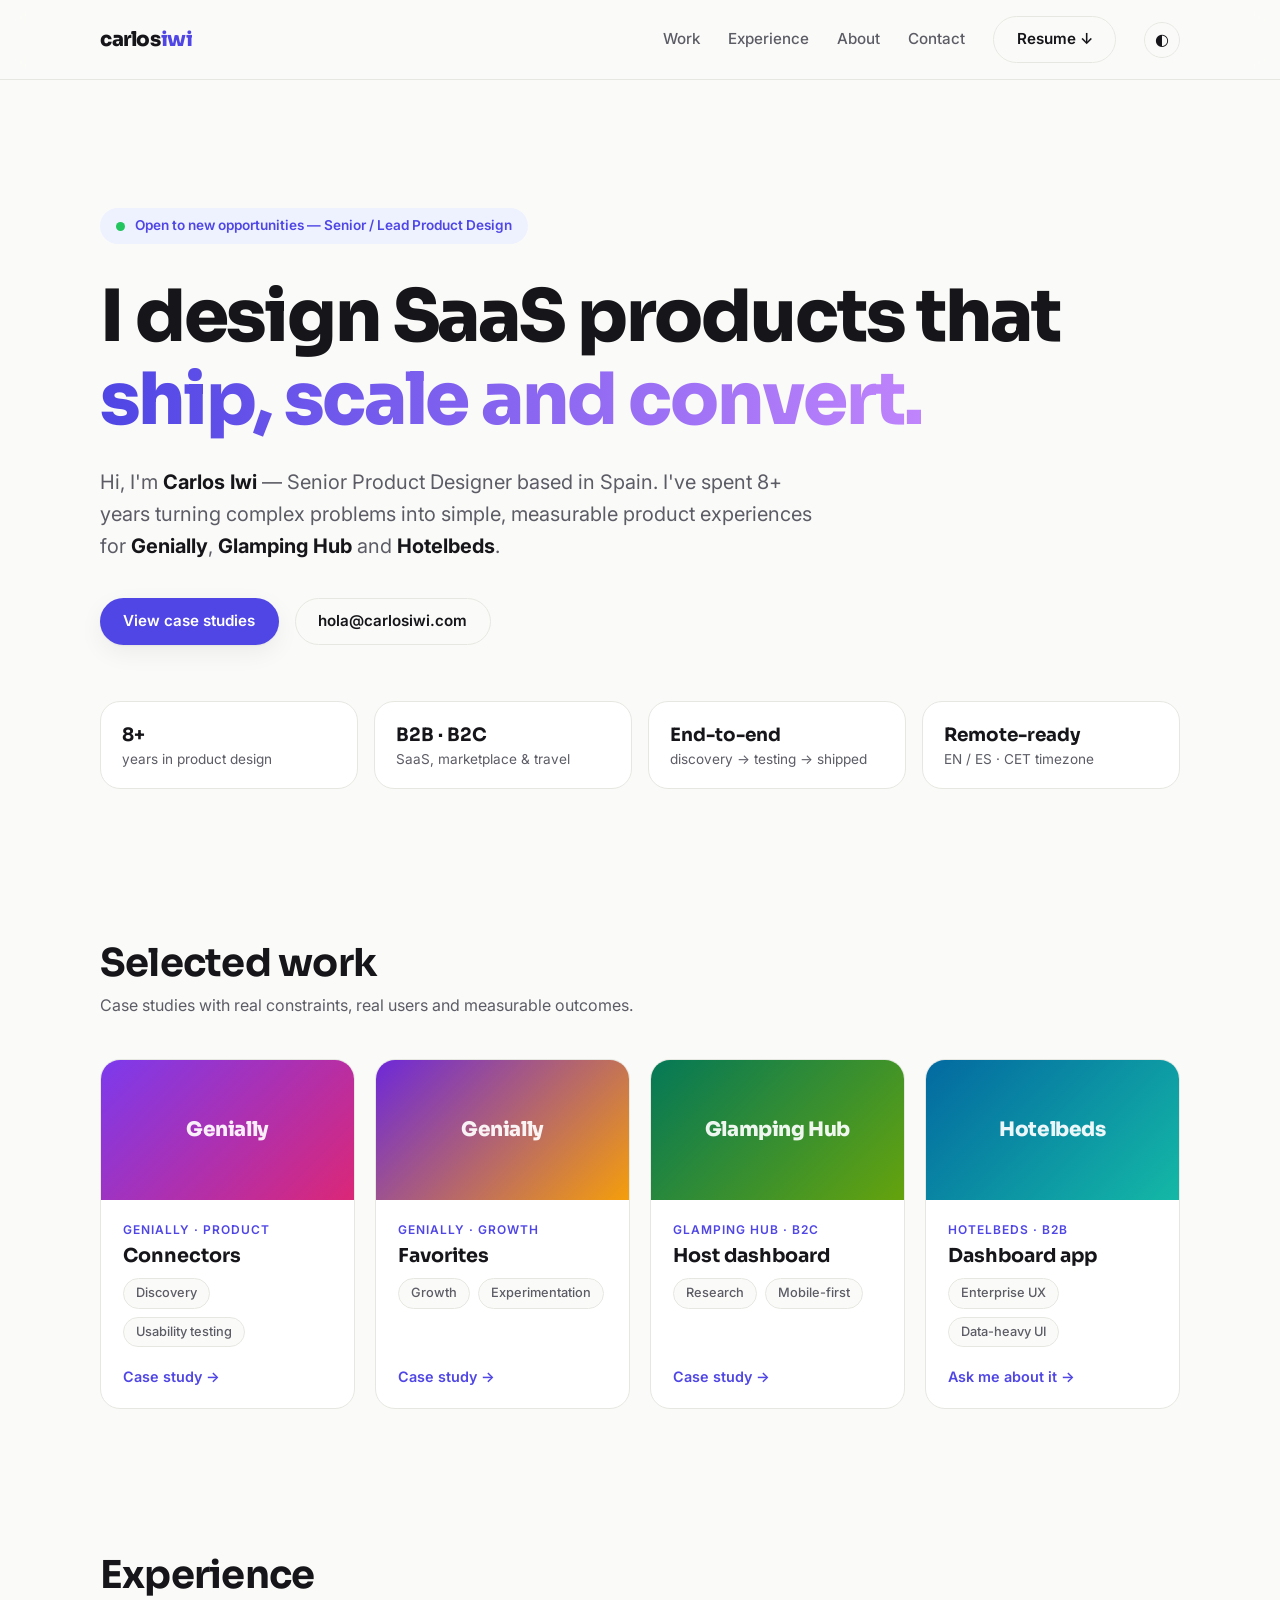
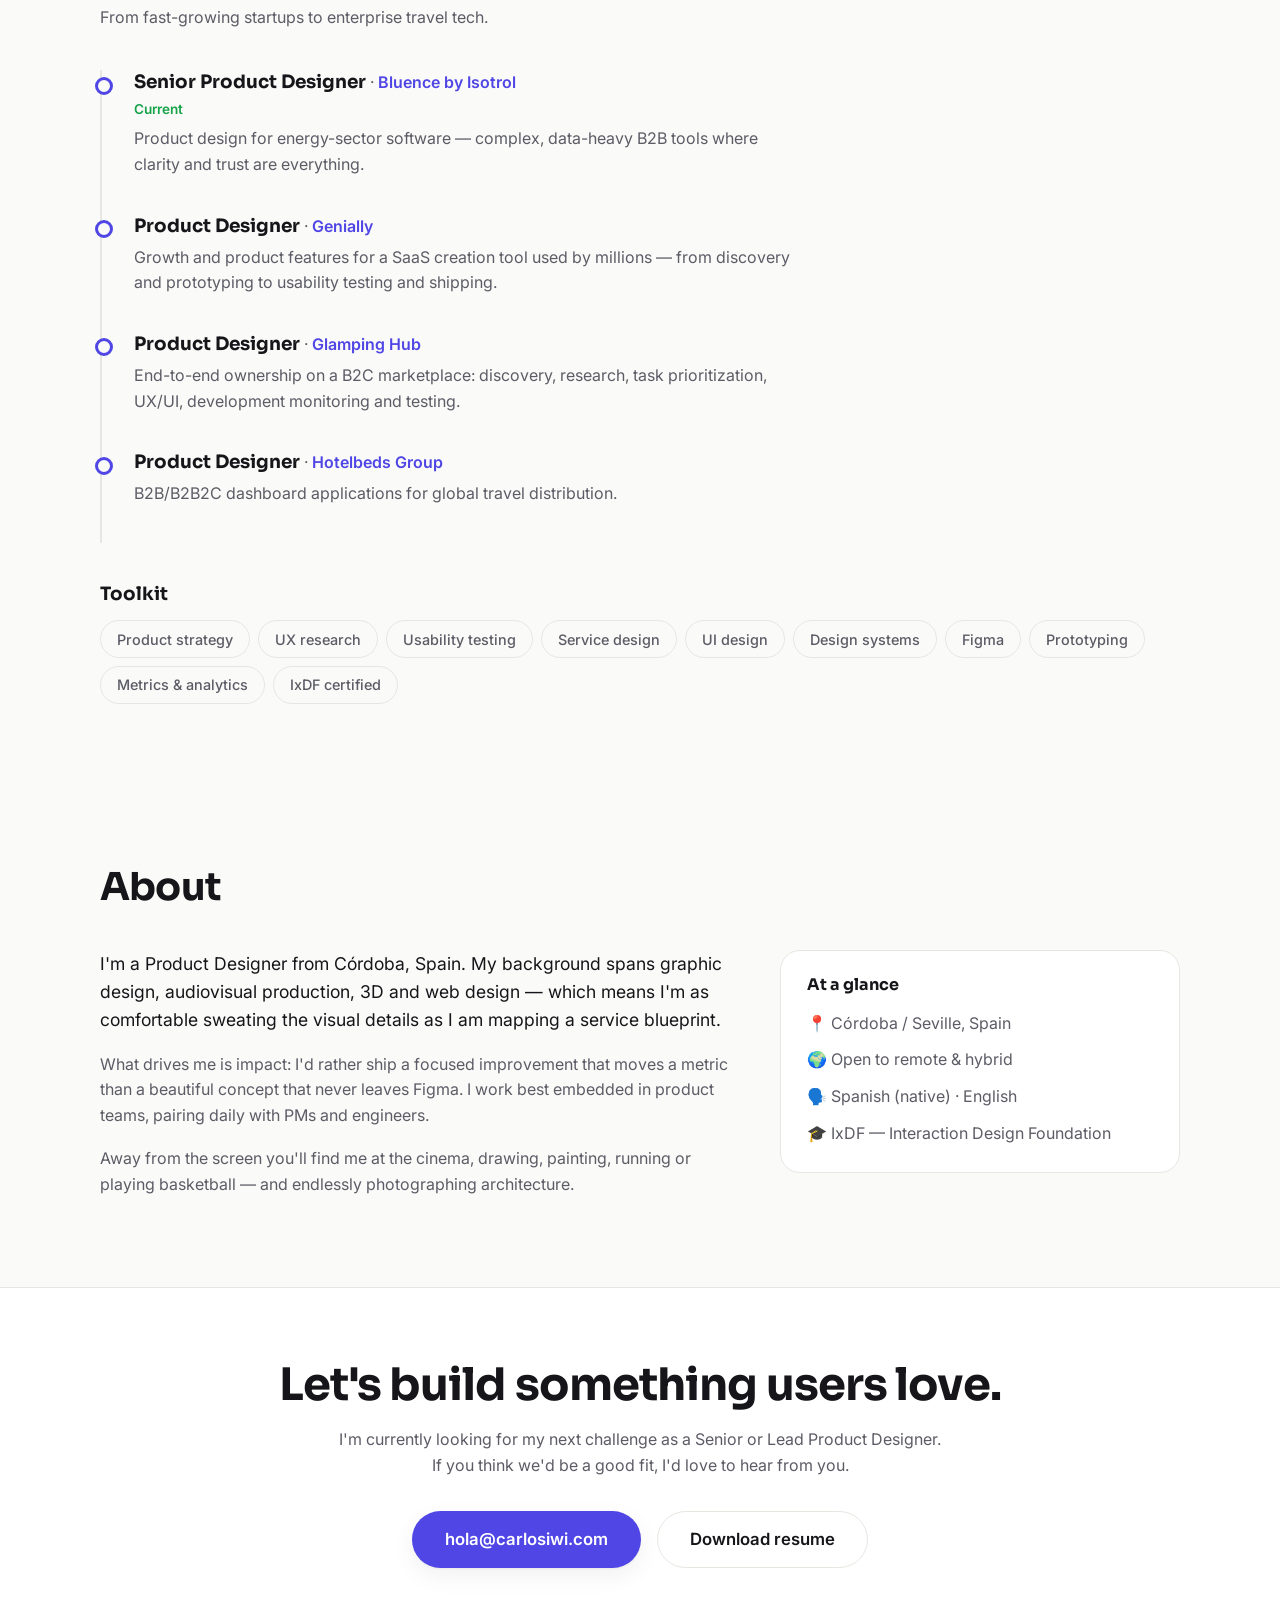
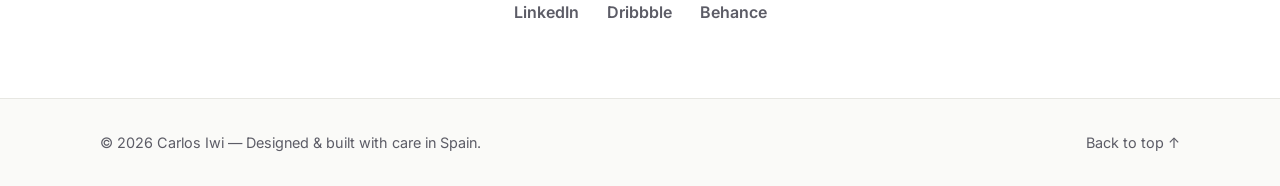
<file: index.html>
<!DOCTYPE html>
<html lang="en">
<head>
  <meta charset="UTF-8" />
  <meta name="viewport" content="width=device-width, initial-scale=1.0" />
  <title>Carlos Iwi — Senior Product Designer</title>
  <meta name="description" content="Carlos Iwi is a Senior Product Designer based in Spain with 8+ years shipping B2B & B2C SaaS products for Genially, Glamping Hub and Hotelbeds. Open to new opportunities." />
  <meta property="og:title" content="Carlos Iwi — Senior Product Designer" />
  <meta property="og:description" content="Product Designer crafting SaaS products that ship and scale. Open to new opportunities." />
  <meta property="og:type" content="website" />
  <meta property="og:url" content="https://carlosiwi.com" />
  <link rel="preconnect" href="https://fonts.googleapis.com" />
  <link rel="preconnect" href="https://fonts.gstatic.com" crossorigin />
  <link href="https://fonts.googleapis.com/css2?family=Inter:wght@400;500;600;700&family=Sora:wght@600;700;800&display=swap" rel="stylesheet" />
  <link rel="stylesheet" href="styles.css" />
</head>
<body>

  <header class="site-header" id="top">
    <nav class="nav container" aria-label="Main navigation">
      <a href="#top" class="logo">carlos<span>iwi</span></a>
      <button class="nav-toggle" aria-label="Toggle menu" aria-expanded="false">
        <span></span><span></span>
      </button>
      <div class="nav-links">
        <a href="#work">Work</a>
        <a href="#experience">Experience</a>
        <a href="#about">About</a>
        <a href="#contact">Contact</a>
        <a href="Carlos_Iwi-Resume--lite_version.pdf" class="btn btn-ghost" download>Resume ↓</a>
        <button class="theme-toggle" aria-label="Toggle dark mode" title="Toggle theme">◐</button>
      </div>
    </nav>
  </header>

  <main>

    <!-- ===== HERO ===== -->
    <section class="hero container">
      <p class="status-badge reveal">
        <span class="pulse" aria-hidden="true"></span>
        Open to new opportunities — Senior / Lead Product Design
      </p>
      <h1 class="reveal">
        I design SaaS products that<br />
        <em>ship, scale and convert.</em>
      </h1>
      <p class="hero-sub reveal">
        Hi, I'm <strong>Carlos Iwi</strong> — Senior Product Designer based in Spain.
        I've spent 8+ years turning complex problems into simple, measurable product
        experiences for <strong>Genially</strong>, <strong>Glamping Hub</strong> and
        <strong>Hotelbeds</strong>.
      </p>
      <div class="hero-cta reveal">
        <a href="#work" class="btn btn-primary">View case studies</a>
        <a href="mailto:hola@carlosiwi.com" class="btn btn-ghost">hola@carlosiwi.com</a>
      </div>
      <ul class="hero-stats reveal" aria-label="Quick facts">
        <li><strong>8+</strong><span>years in product design</span></li>
        <li><strong>B2B · B2C</strong><span>SaaS, marketplace &amp; travel</span></li>
        <li><strong>End-to-end</strong><span>discovery → testing → shipped</span></li>
        <li><strong>Remote-ready</strong><span>EN / ES · CET timezone</span></li>
      </ul>
    </section>

    <!-- ===== SELECTED WORK ===== -->
    <section class="work container" id="work">
      <div class="section-head reveal">
        <h2>Selected work</h2>
        <p>Case studies with real constraints, real users and measurable outcomes.</p>
      </div>

      <div class="work-grid">

        <article class="case-card reveal">
          <a href="genially-connectors.html" class="case-link">
            <div class="case-visual genially" aria-hidden="true"><span>Genially</span></div>
            <div class="case-body">
              <p class="case-meta">Genially · Product</p>
              <h3>Connectors</h3>
              <ul class="tags">
                <li>Discovery</li><li>Usability testing</li>
              </ul>
              <span class="case-cta">Case study →</span>
            </div>
          </a>
        </article>

        <article class="case-card reveal">
          <a href="genially-favorites.html" class="case-link">
            <div class="case-visual genially-alt" aria-hidden="true"><span>Genially</span></div>
            <div class="case-body">
              <p class="case-meta">Genially · Growth</p>
              <h3>Favorites</h3>
              <ul class="tags">
                <li>Growth</li><li>Experimentation</li>
              </ul>
              <span class="case-cta">Case study →</span>
            </div>
          </a>
        </article>

        <article class="case-card reveal">
          <a href="gh-dashboard.html" class="case-link">
            <div class="case-visual glamping" aria-hidden="true"><span>Glamping&nbsp;Hub</span></div>
            <div class="case-body">
              <p class="case-meta">Glamping Hub · B2C</p>
              <h3>Host dashboard</h3>
              <ul class="tags">
                <li>Research</li><li>Mobile-first</li>
              </ul>
              <span class="case-cta">Case study →</span>
            </div>
          </a>
        </article>

        <article class="case-card reveal">
          <a href="#contact" class="case-link">
            <div class="case-visual hotelbeds" aria-hidden="true"><span>Hotelbeds</span></div>
            <div class="case-body">
              <p class="case-meta">Hotelbeds · B2B</p>
              <h3>Dashboard app</h3>
              <ul class="tags">
                <li>Enterprise UX</li><li>Data-heavy UI</li>
              </ul>
              <span class="case-cta">Ask me about it →</span>
            </div>
          </a>
        </article>

      </div>
    </section>

    <!-- ===== EXPERIENCE ===== -->
    <section class="experience container" id="experience">
      <div class="section-head reveal">
        <h2>Experience</h2>
        <p>From fast-growing startups to enterprise travel tech.</p>
      </div>
      <ol class="timeline">
        <li class="timeline-item reveal">
          <div class="timeline-role">
            <h3>Senior Product Designer</h3>
            <p class="timeline-company">Bluence by Isotrol</p>
          </div>
          <p class="timeline-period current">Current</p>
          <p class="timeline-desc">
            Product design for energy-sector software — complex, data-heavy B2B tools
            where clarity and trust are everything.
          </p>
        </li>
        <li class="timeline-item reveal">
          <div class="timeline-role">
            <h3>Product Designer</h3>
            <p class="timeline-company">Genially</p>
          </div>
          <p class="timeline-period"></p>
          <p class="timeline-desc">
            Growth and product features for a SaaS creation tool used by millions —
            from discovery and prototyping to usability testing and shipping.
          </p>
        </li>
        <li class="timeline-item reveal">
          <div class="timeline-role">
            <h3>Product Designer</h3>
            <p class="timeline-company">Glamping Hub</p>
          </div>
          <p class="timeline-period"></p>
          <p class="timeline-desc">
            End-to-end ownership on a B2C marketplace: discovery, research, task
            prioritization, UX/UI, development monitoring and testing.
          </p>
        </li>
        <li class="timeline-item reveal">
          <div class="timeline-role">
            <h3>Product Designer</h3>
            <p class="timeline-company">Hotelbeds Group</p>
          </div>
          <p class="timeline-period"></p>
          <p class="timeline-desc">
            B2B/B2B2C dashboard applications for global travel distribution.
          </p>
        </li>
      </ol>
      <div class="skills reveal">
        <h3>Toolkit</h3>
        <ul class="tags tags-lg">
          <li>Product strategy</li>
          <li>UX research</li>
          <li>Usability testing</li>
          <li>Service design</li>
          <li>UI design</li>
          <li>Design systems</li>
          <li>Figma</li>
          <li>Prototyping</li>
          <li>Metrics &amp; analytics</li>
          <li>IxDF certified</li>
        </ul>
      </div>
    </section>

    <!-- ===== ABOUT ===== -->
    <section class="about container" id="about">
      <div class="section-head reveal">
        <h2>About</h2>
      </div>
      <div class="about-grid">
        <div class="about-text reveal">
          <p>
            I'm a Product Designer from Córdoba, Spain. My background spans graphic
            design, audiovisual production, 3D and web design — which means I'm as
            comfortable sweating the visual details as I am mapping a service blueprint.
          </p>
          <p>
            What drives me is impact: I'd rather ship a focused improvement that moves
            a metric than a beautiful concept that never leaves Figma. I work best
            embedded in product teams, pairing daily with PMs and engineers.
          </p>
          <p>
            Away from the screen you'll find me at the cinema, drawing, painting,
            running or playing basketball — and endlessly photographing architecture.
          </p>
        </div>
        <div class="about-aside reveal">
          <h3>At a glance</h3>
          <ul>
            <li>📍 Córdoba / Seville, Spain</li>
            <li>🌍 Open to remote &amp; hybrid</li>
            <li>🗣️ Spanish (native) · English</li>
            <li>🎓 IxDF — Interaction Design Foundation</li>
          </ul>
        </div>
      </div>
    </section>

    <!-- ===== CONTACT ===== -->
    <section class="contact" id="contact">
      <div class="container reveal">
        <h2>Let's build something users love.</h2>
        <p>
          I'm currently looking for my next challenge as a Senior or Lead Product
          Designer. If you think we'd be a good fit, I'd love to hear from you.
        </p>
        <div class="contact-cta">
          <a href="mailto:hola@carlosiwi.com" class="btn btn-primary btn-lg">hola@carlosiwi.com</a>
          <a href="Carlos_Iwi-Resume--lite_version.pdf" class="btn btn-ghost btn-lg" download>Download resume</a>
        </div>
        <ul class="social">
          <li><a href="https://www.linkedin.com/in/carlosiwi" target="_blank" rel="noopener">LinkedIn</a></li>
          <li><a href="https://dribbble.com/carlosiwi" target="_blank" rel="noopener">Dribbble</a></li>
          <li><a href="https://www.behance.net/carlosiwi" target="_blank" rel="noopener">Behance</a></li>
        </ul>
      </div>
    </section>

  </main>

  <footer class="site-footer">
    <div class="container">
      <p>© <span id="year"></span> Carlos Iwi — Designed &amp; built with care in Spain.</p>
      <a href="#top">Back to top ↑</a>
    </div>
  </footer>

  <script src="script.js"></script>
</body>
</html>
</file>
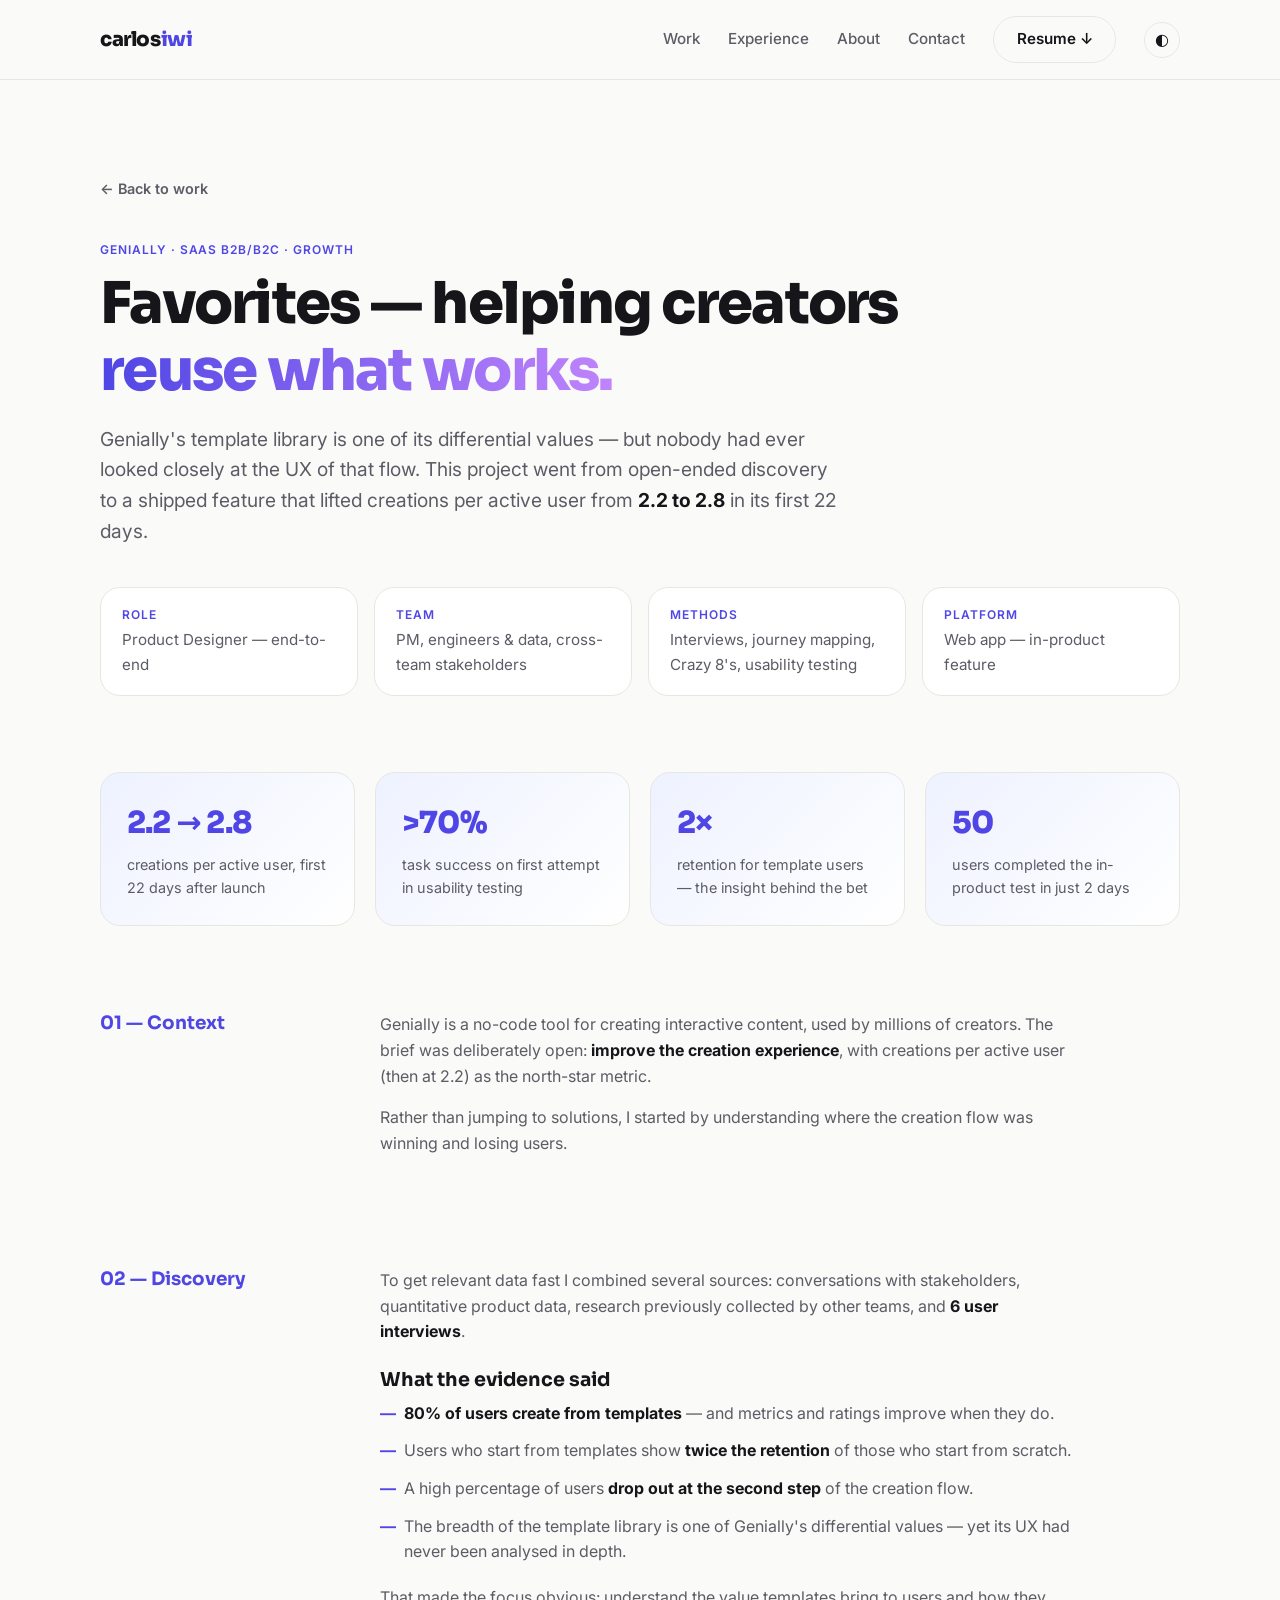
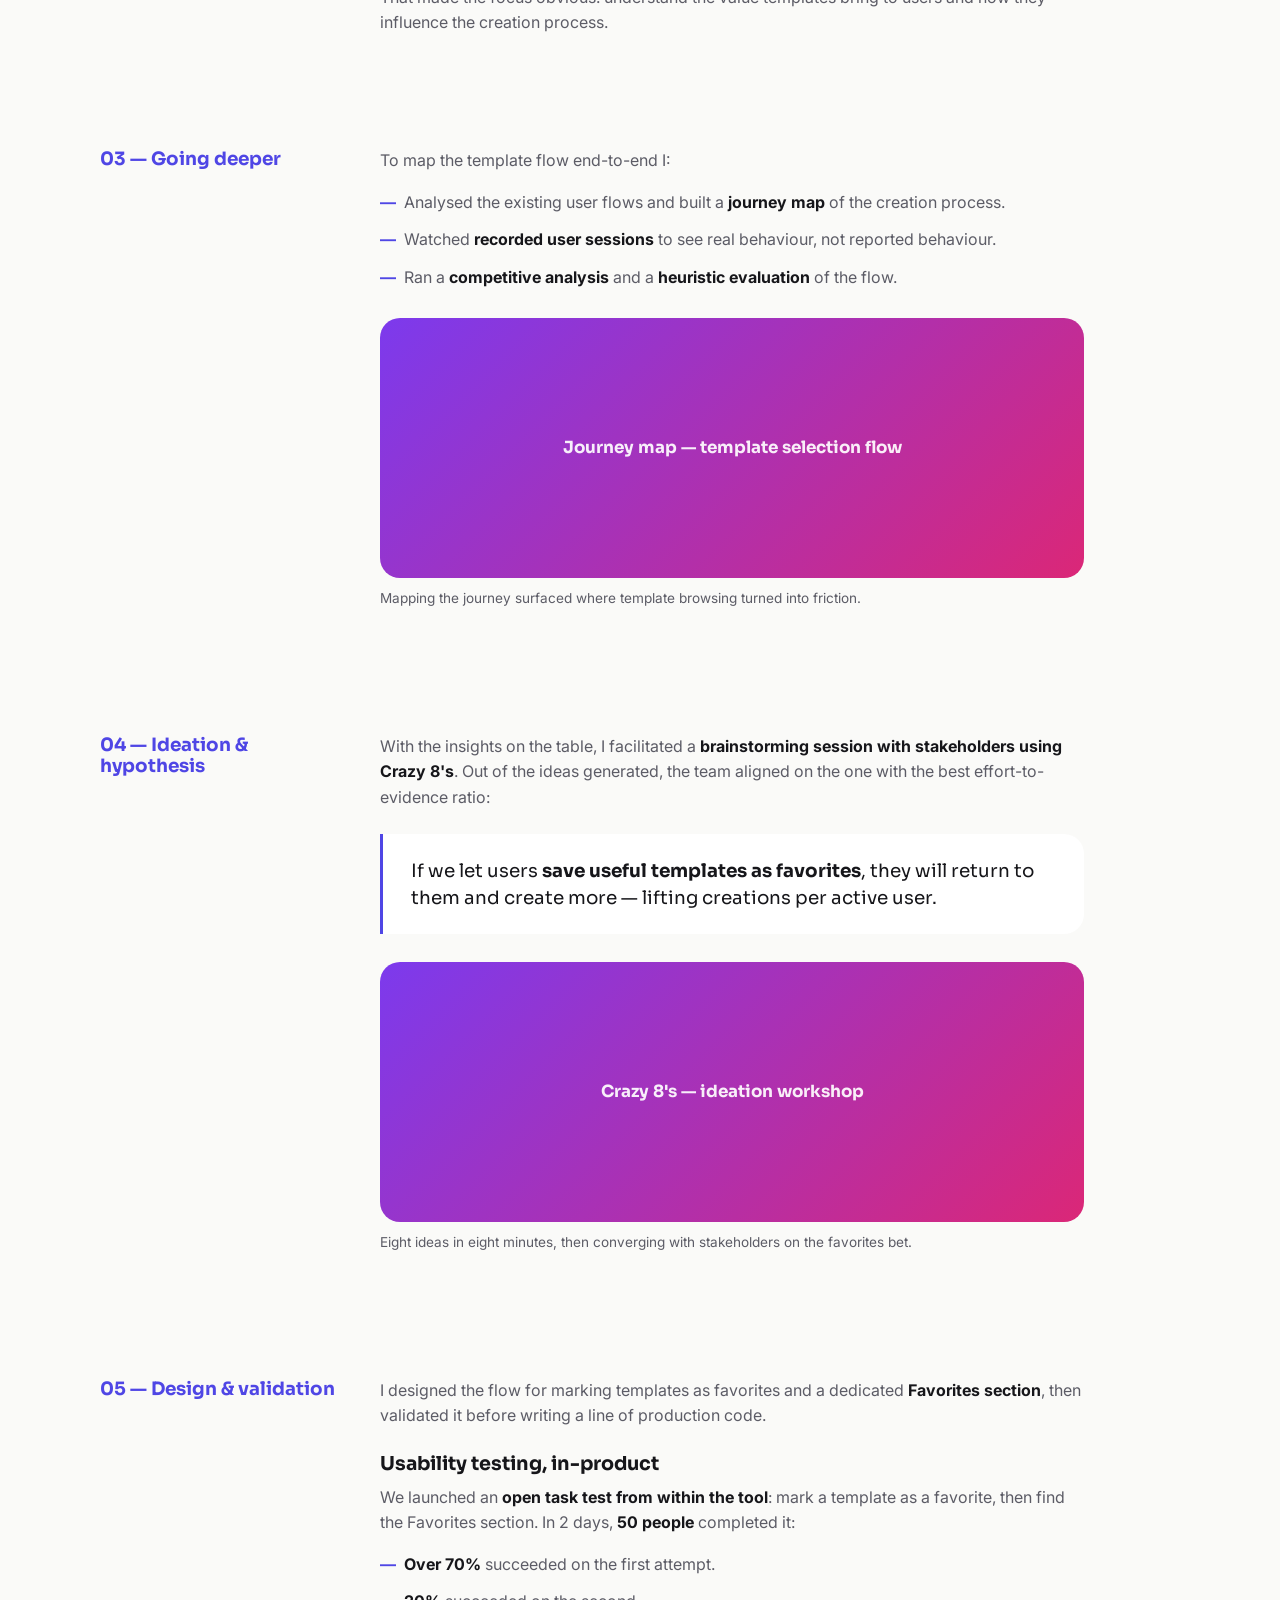
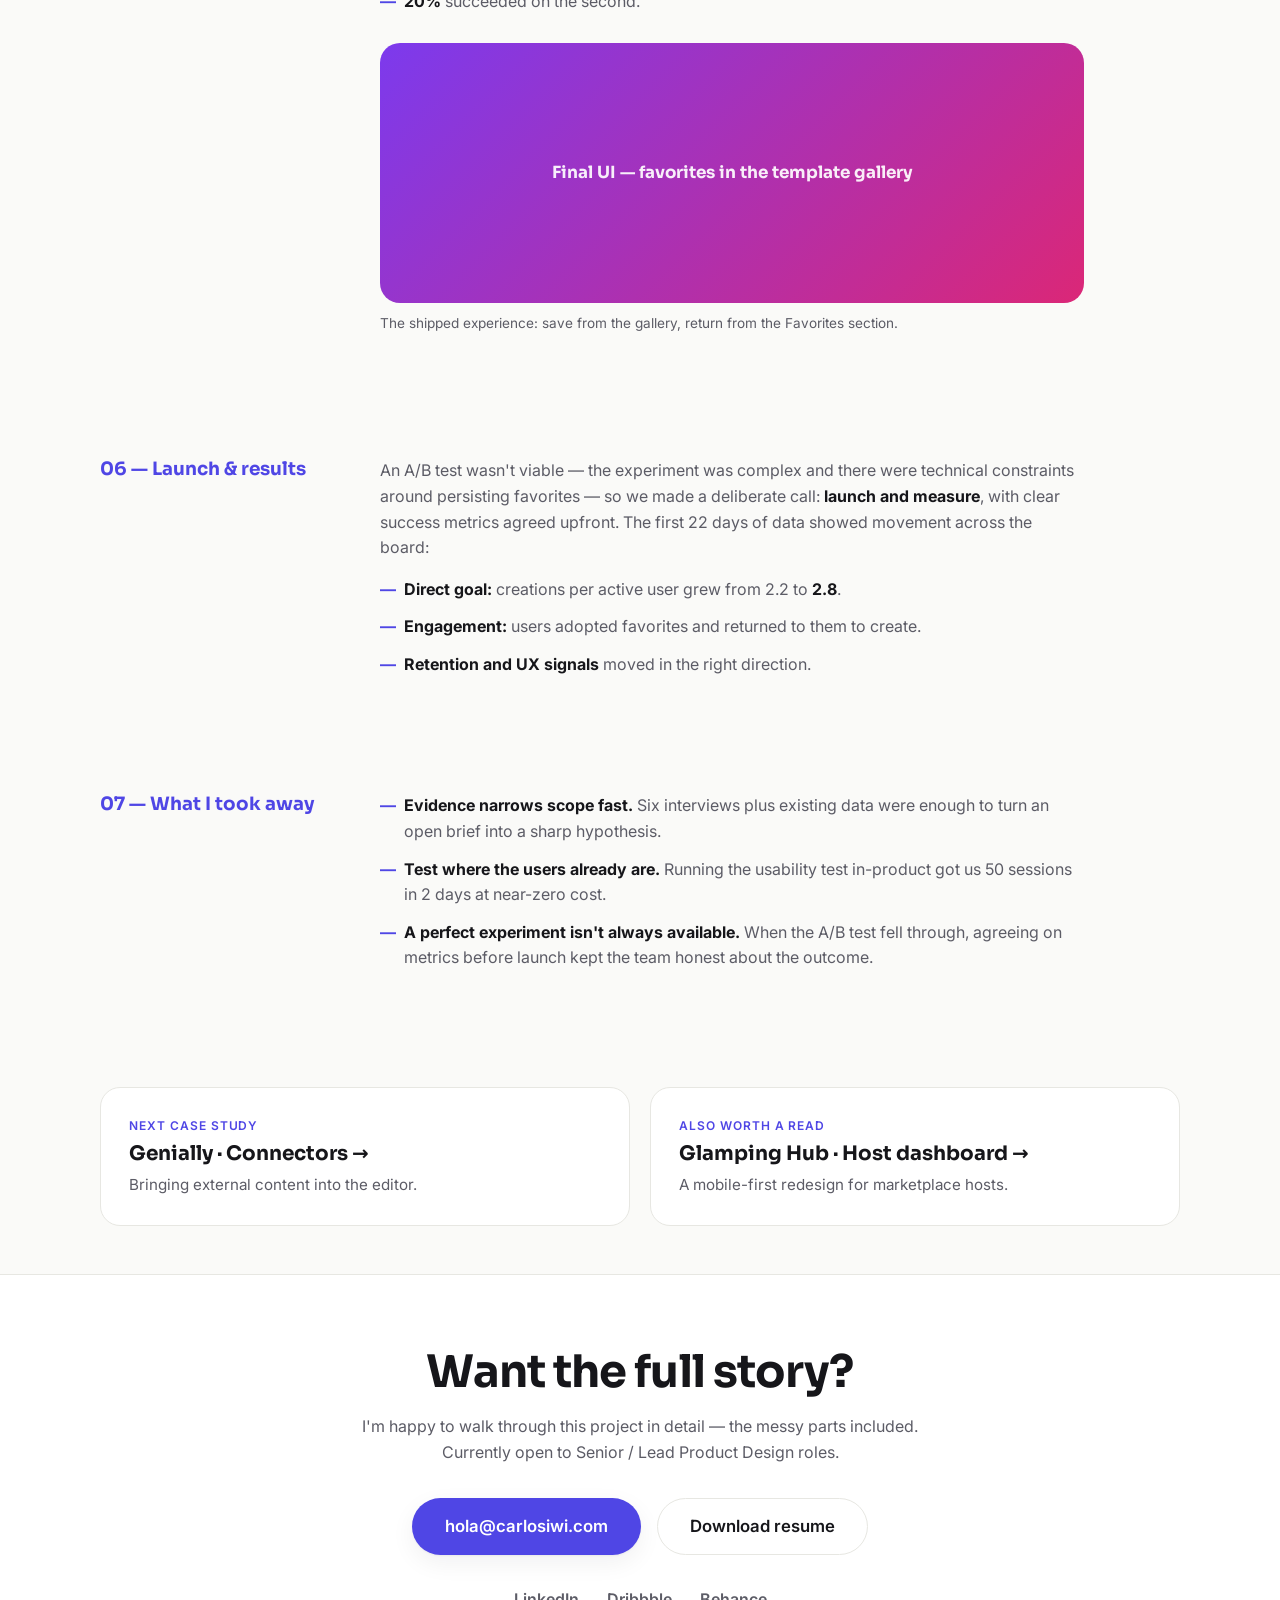
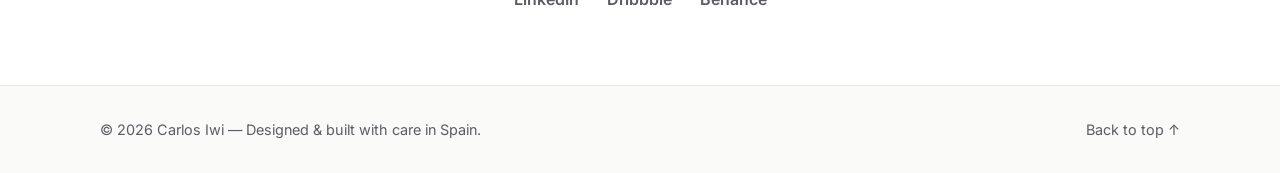
<file: genially-favorites.html>
<!DOCTYPE html>
<html lang="en">
<head>
  <meta charset="UTF-8" />
  <meta name="viewport" content="width=device-width, initial-scale=1.0" />
  <title>Genially · Favorites — case study · Carlos Iwi</title>
  <meta name="description" content="How a favorites feature for Genially templates lifted creations per active user from 2.2 to 2.8 in the first 22 days. End-to-end case study by Carlos Iwi, Senior Product Designer." />
  <meta property="og:title" content="Genially · Favorites — case study · Carlos Iwi" />
  <meta property="og:description" content="From 2.2 to 2.8 creations per active user: discovery, ideation, usability testing and launch of the Favorites feature." />
  <meta property="og:type" content="article" />
  <meta property="og:url" content="https://carlosiwi.com/genially-favorites.html" />
  <link rel="preconnect" href="https://fonts.googleapis.com" />
  <link rel="preconnect" href="https://fonts.gstatic.com" crossorigin />
  <link href="https://fonts.googleapis.com/css2?family=Inter:wght@400;500;600;700&family=Sora:wght@600;700;800&display=swap" rel="stylesheet" />
  <link rel="stylesheet" href="styles.css" />
</head>
<body>

  <header class="site-header" id="top">
    <nav class="nav container" aria-label="Main navigation">
      <a href="index.html" class="logo">carlos<span>iwi</span></a>
      <button class="nav-toggle" aria-label="Toggle menu" aria-expanded="false">
        <span></span><span></span>
      </button>
      <div class="nav-links">
        <a href="index.html#work">Work</a>
        <a href="index.html#experience">Experience</a>
        <a href="index.html#about">About</a>
        <a href="index.html#contact">Contact</a>
        <a href="Carlos_Iwi-Resume--lite_version.pdf" class="btn btn-ghost" download>Resume ↓</a>
        <button class="theme-toggle" aria-label="Toggle dark mode" title="Toggle theme">◐</button>
      </div>
    </nav>
  </header>

  <main class="case-study">

    <!-- ===== CASE HERO ===== -->
    <section class="cs-hero container">
      <a href="index.html#work" class="breadcrumb reveal">← Back to work</a>
      <p class="case-meta reveal">Genially · SaaS B2B/B2C · Growth</p>
      <h1 class="reveal">Favorites — helping creators<br /><em>reuse what works.</em></h1>
      <p class="cs-intro reveal">
        Genially's template library is one of its differential values — but nobody had
        ever looked closely at the UX of that flow. This project went from open-ended
        discovery to a shipped feature that lifted creations per active user
        from <strong>2.2 to 2.8</strong> in its first 22 days.
      </p>

      <dl class="cs-facts reveal">
        <div><dt>Role</dt><dd>Product Designer — end-to-end</dd></div>
        <div><dt>Team</dt><dd>PM, engineers &amp; data, cross-team stakeholders</dd></div>
        <div><dt>Methods</dt><dd>Interviews, journey mapping, Crazy 8's, usability testing</dd></div>
        <div><dt>Platform</dt><dd>Web app — in-product feature</dd></div>
      </dl>
    </section>

    <!-- ===== IMPACT ===== -->
    <section class="cs-impact container">
      <div class="impact-grid">
        <div class="impact-item reveal">
          <strong>2.2 → 2.8</strong>
          <span>creations per active user, first 22 days after launch</span>
        </div>
        <div class="impact-item reveal">
          <strong>&gt;70%</strong>
          <span>task success on first attempt in usability testing</span>
        </div>
        <div class="impact-item reveal">
          <strong>2×</strong>
          <span>retention for template users — the insight behind the bet</span>
        </div>
        <div class="impact-item reveal">
          <strong>50</strong>
          <span>users completed the in-product test in just 2 days</span>
        </div>
      </div>
    </section>

    <!-- ===== CONTEXT ===== -->
    <section class="cs-section container">
      <div class="cs-grid">
        <h2 class="reveal">01 — Context</h2>
        <div class="cs-content reveal">
          <p>
            Genially is a no-code tool for creating interactive content, used by millions
            of creators. The brief was deliberately open: <strong>improve the creation
            experience</strong>, with creations per active user (then at 2.2) as the
            north-star metric.
          </p>
          <p>
            Rather than jumping to solutions, I started by understanding where the
            creation flow was winning and losing users.
          </p>
        </div>
      </div>
    </section>

    <!-- ===== DISCOVERY ===== -->
    <section class="cs-section container">
      <div class="cs-grid">
        <h2 class="reveal">02 — Discovery</h2>
        <div class="cs-content reveal">
          <p>
            To get relevant data fast I combined several sources: conversations with
            stakeholders, quantitative product data, research previously collected by
            other teams, and <strong>6 user interviews</strong>.
          </p>
          <h3>What the evidence said</h3>
          <ul class="cs-list">
            <li><strong>80% of users create from templates</strong> — and metrics and ratings improve when they do.</li>
            <li>Users who start from templates show <strong>twice the retention</strong> of those who start from scratch.</li>
            <li>A high percentage of users <strong>drop out at the second step</strong> of the creation flow.</li>
            <li>The breadth of the template library is one of Genially's differential values — yet its UX had never been analysed in depth.</li>
          </ul>
          <p>
            That made the focus obvious: understand the value templates bring to users
            and how they influence the creation process.
          </p>
        </div>
      </div>
    </section>

    <!-- ===== RESEARCH ===== -->
    <section class="cs-section container">
      <div class="cs-grid">
        <h2 class="reveal">03 — Going deeper</h2>
        <div class="cs-content reveal">
          <p>To map the template flow end-to-end I:</p>
          <ul class="cs-list">
            <li>Analysed the existing user flows and built a <strong>journey map</strong> of the creation process.</li>
            <li>Watched <strong>recorded user sessions</strong> to see real behaviour, not reported behaviour.</li>
            <li>Ran a <strong>competitive analysis</strong> and a <strong>heuristic evaluation</strong> of the flow.</li>
          </ul>
          <figure class="cs-figure">
            <div class="cs-placeholder" role="img" aria-label="Journey map of the template selection flow">Journey map — template selection flow</div>
            <figcaption>Mapping the journey surfaced where template browsing turned into friction.</figcaption>
          </figure>
        </div>
      </div>
    </section>

    <!-- ===== IDEATION ===== -->
    <section class="cs-section container">
      <div class="cs-grid">
        <h2 class="reveal">04 — Ideation &amp; hypothesis</h2>
        <div class="cs-content reveal">
          <p>
            With the insights on the table, I facilitated a <strong>brainstorming session
            with stakeholders using Crazy 8's</strong>. Out of the ideas generated, the team
            aligned on the one with the best effort-to-evidence ratio:
          </p>
          <blockquote class="cs-quote">
            If we let users <strong>save useful templates as favorites</strong>, they will
            return to them and create more — lifting creations per active user.
          </blockquote>
          <figure class="cs-figure">
            <div class="cs-placeholder" role="img" aria-label="Crazy 8's sketches from the ideation workshop">Crazy 8's — ideation workshop</div>
            <figcaption>Eight ideas in eight minutes, then converging with stakeholders on the favorites bet.</figcaption>
          </figure>
        </div>
      </div>
    </section>

    <!-- ===== DESIGN & TESTING ===== -->
    <section class="cs-section container">
      <div class="cs-grid">
        <h2 class="reveal">05 — Design &amp; validation</h2>
        <div class="cs-content reveal">
          <p>
            I designed the flow for marking templates as favorites and a dedicated
            <strong>Favorites section</strong>, then validated it before writing a line
            of production code.
          </p>
          <h3>Usability testing, in-product</h3>
          <p>
            We launched an <strong>open task test from within the tool</strong>: mark a
            template as a favorite, then find the Favorites section. In 2 days,
            <strong>50 people</strong> completed it:
          </p>
          <ul class="cs-list">
            <li><strong>Over 70%</strong> succeeded on the first attempt.</li>
            <li><strong>20%</strong> succeeded on the second.</li>
          </ul>
          <figure class="cs-figure">
            <div class="cs-placeholder" role="img" aria-label="Final UI of the favorites feature">Final UI — favorites in the template gallery</div>
            <figcaption>The shipped experience: save from the gallery, return from the Favorites section.</figcaption>
          </figure>
        </div>
      </div>
    </section>

    <!-- ===== LAUNCH ===== -->
    <section class="cs-section container">
      <div class="cs-grid">
        <h2 class="reveal">06 — Launch &amp; results</h2>
        <div class="cs-content reveal">
          <p>
            An A/B test wasn't viable — the experiment was complex and there were
            technical constraints around persisting favorites — so we made a deliberate
            call: <strong>launch and measure</strong>, with clear success metrics agreed
            upfront. The first 22 days of data showed movement across the board:
          </p>
          <ul class="cs-list">
            <li><strong>Direct goal:</strong> creations per active user grew from 2.2 to <strong>2.8</strong>.</li>
            <li><strong>Engagement:</strong> users adopted favorites and returned to them to create.</li>
            <li><strong>Retention and UX signals</strong> moved in the right direction.</li>
          </ul>
        </div>
      </div>
    </section>

    <!-- ===== LEARNINGS ===== -->
    <section class="cs-section container">
      <div class="cs-grid">
        <h2 class="reveal">07 — What I took away</h2>
        <div class="cs-content reveal">
          <ul class="cs-list">
            <li><strong>Evidence narrows scope fast.</strong> Six interviews plus existing data were enough to turn an open brief into a sharp hypothesis.</li>
            <li><strong>Test where the users already are.</strong> Running the usability test in-product got us 50 sessions in 2 days at near-zero cost.</li>
            <li><strong>A perfect experiment isn't always available.</strong> When the A/B test fell through, agreeing on metrics before launch kept the team honest about the outcome.</li>
          </ul>
        </div>
      </div>
    </section>

    <!-- ===== NEXT / CTA ===== -->
    <section class="cs-next container">
      <div class="cs-next-grid">
        <a href="genially-connectors.html" class="next-card reveal">
          <p class="case-meta">Next case study</p>
          <h3>Genially · Connectors →</h3>
          <p>Bringing external content into the editor.</p>
        </a>
        <a href="gh-dashboard.html" class="next-card reveal">
          <p class="case-meta">Also worth a read</p>
          <h3>Glamping Hub · Host dashboard →</h3>
          <p>A mobile-first redesign for marketplace hosts.</p>
        </a>
      </div>
    </section>

    <section class="contact">
      <div class="container reveal">
        <h2>Want the full story?</h2>
        <p>
          I'm happy to walk through this project in detail — the messy parts included.
          Currently open to Senior / Lead Product Design roles.
        </p>
        <div class="contact-cta">
          <a href="mailto:hola@carlosiwi.com" class="btn btn-primary btn-lg">hola@carlosiwi.com</a>
          <a href="Carlos_Iwi-Resume--lite_version.pdf" class="btn btn-ghost btn-lg" download>Download resume</a>
        </div>
        <ul class="social">
          <li><a href="https://www.linkedin.com/in/carlosiwi" target="_blank" rel="noopener">LinkedIn</a></li>
          <li><a href="https://dribbble.com/carlosiwi" target="_blank" rel="noopener">Dribbble</a></li>
          <li><a href="https://www.behance.net/carlosiwi" target="_blank" rel="noopener">Behance</a></li>
        </ul>
      </div>
    </section>

  </main>

  <footer class="site-footer">
    <div class="container">
      <p>© <span id="year"></span> Carlos Iwi — Designed &amp; built with care in Spain.</p>
      <a href="#top">Back to top ↑</a>
    </div>
  </footer>

  <script src="script.js"></script>
</body>
</html>
</file>
<file: styles.css>
/* ============================================================
   Carlos Iwi — portfolio redesign
   Modern, recruiter-focused, light/dark, no frameworks.
   ============================================================ */

:root {
  --bg: #fafaf8;
  --bg-elev: #ffffff;
  --text: #16161a;
  --text-muted: #5c5c66;
  --accent: #4f46e5;
  --accent-soft: #eef2ff;
  --border: #e7e7e2;
  --shadow: 0 1px 2px rgb(22 22 26 / 0.05), 0 8px 24px rgb(22 22 26 / 0.06);
  --radius: 20px;
  --font-display: "Sora", system-ui, sans-serif;
  --font-body: "Inter", system-ui, sans-serif;
}

[data-theme="dark"] {
  --bg: #0e0e12;
  --bg-elev: #17171d;
  --text: #f4f4f5;
  --text-muted: #a1a1ab;
  --accent: #818cf8;
  --accent-soft: #1e1b3a;
  --border: #26262e;
  --shadow: 0 1px 2px rgb(0 0 0 / 0.4), 0 8px 24px rgb(0 0 0 / 0.35);
}

* { box-sizing: border-box; margin: 0; padding: 0; }

html { scroll-behavior: smooth; }

body {
  font-family: var(--font-body);
  background: var(--bg);
  color: var(--text);
  line-height: 1.6;
  -webkit-font-smoothing: antialiased;
  transition: background 0.3s ease, color 0.3s ease;
}

.container {
  width: min(1080px, 92%);
  margin-inline: auto;
}

h1, h2, h3 { font-family: var(--font-display); line-height: 1.15; }

a { color: inherit; text-decoration: none; }

/* ---------- Header ---------- */

.site-header {
  position: sticky;
  top: 0;
  z-index: 50;
  backdrop-filter: blur(12px);
  background: color-mix(in srgb, var(--bg) 80%, transparent);
  border-bottom: 1px solid var(--border);
}

.nav {
  display: flex;
  align-items: center;
  justify-content: space-between;
  padding-block: 1rem;
}

.logo {
  font-family: var(--font-display);
  font-weight: 800;
  font-size: 1.25rem;
  letter-spacing: -0.02em;
}
.logo span { color: var(--accent); }

.nav-links {
  display: flex;
  align-items: center;
  gap: 1.75rem;
  font-weight: 500;
  font-size: 0.95rem;
}
.nav-links a:not(.btn) { color: var(--text-muted); transition: color 0.2s; }
.nav-links a:not(.btn):hover { color: var(--text); }

.nav-toggle { display: none; }

.theme-toggle {
  background: none;
  border: 1px solid var(--border);
  border-radius: 999px;
  width: 2.25rem;
  height: 2.25rem;
  font-size: 1rem;
  color: var(--text);
  cursor: pointer;
  transition: border-color 0.2s;
}
.theme-toggle:hover { border-color: var(--accent); }

/* ---------- Buttons ---------- */

.btn {
  display: inline-block;
  padding: 0.65rem 1.4rem;
  border-radius: 999px;
  font-weight: 600;
  font-size: 0.95rem;
  border: 1px solid transparent;
  transition: transform 0.15s ease, box-shadow 0.15s ease, background 0.2s;
}
.btn:hover { transform: translateY(-2px); }

.btn-primary {
  background: var(--accent);
  color: #fff;
  box-shadow: var(--shadow);
}

.btn-ghost {
  border-color: var(--border);
  color: var(--text);
}
.btn-ghost:hover { border-color: var(--accent); color: var(--accent); }

.btn-lg { padding: 0.9rem 2rem; font-size: 1.05rem; }

/* ---------- Hero ---------- */

.hero {
  padding-block: clamp(4rem, 10vw, 8rem) clamp(3rem, 7vw, 5rem);
}

.status-badge {
  display: inline-flex;
  align-items: center;
  gap: 0.6rem;
  background: var(--accent-soft);
  color: var(--accent);
  font-weight: 600;
  font-size: 0.85rem;
  padding: 0.45rem 1rem;
  border-radius: 999px;
  margin-bottom: 2rem;
}

.pulse {
  width: 9px;
  height: 9px;
  border-radius: 50%;
  background: #22c55e;
  animation: pulse 2s infinite;
}
@keyframes pulse {
  0%   { box-shadow: 0 0 0 0 rgb(34 197 94 / 0.5); }
  70%  { box-shadow: 0 0 0 9px rgb(34 197 94 / 0); }
  100% { box-shadow: 0 0 0 0 rgb(34 197 94 / 0); }
}

.hero h1 {
  font-size: clamp(2.4rem, 6.5vw, 4.5rem);
  font-weight: 800;
  letter-spacing: -0.03em;
  margin-bottom: 1.5rem;
}
.hero h1 em {
  font-style: normal;
  background: linear-gradient(90deg, var(--accent), #c084fc);
  -webkit-background-clip: text;
  background-clip: text;
  color: transparent;
}

.hero-sub {
  font-size: clamp(1.05rem, 2vw, 1.25rem);
  color: var(--text-muted);
  max-width: 46rem;
  margin-bottom: 2.25rem;
}
.hero-sub strong { color: var(--text); }

.hero-cta { display: flex; gap: 1rem; flex-wrap: wrap; margin-bottom: 3.5rem; }

.hero-stats {
  list-style: none;
  display: grid;
  grid-template-columns: repeat(auto-fit, minmax(180px, 1fr));
  gap: 1rem;
}
.hero-stats li {
  background: var(--bg-elev);
  border: 1px solid var(--border);
  border-radius: var(--radius);
  padding: 1.1rem 1.3rem;
  display: flex;
  flex-direction: column;
}
.hero-stats strong { font-family: var(--font-display); font-size: 1.15rem; }
.hero-stats span { color: var(--text-muted); font-size: 0.85rem; }

/* ---------- Sections ---------- */

section { padding-block: clamp(2.5rem, 6vw, 4.5rem); }

.section-head { margin-bottom: 2.5rem; }
.section-head h2 {
  font-size: clamp(1.7rem, 3.5vw, 2.4rem);
  font-weight: 700;
  letter-spacing: -0.02em;
  margin-bottom: 0.5rem;
}
.section-head p { color: var(--text-muted); max-width: 40rem; }

/* ---------- Work / case cards ---------- */

.work-grid {
  display: grid;
  grid-template-columns: repeat(4, 1fr);
  gap: 1.25rem;
}

.case-card { display: flex; }

.case-link {
  display: flex;
  flex-direction: column;
  width: 100%;
  background: var(--bg-elev);
  border: 1px solid var(--border);
  border-radius: var(--radius);
  overflow: hidden;
  transition: transform 0.2s ease, box-shadow 0.2s ease, border-color 0.2s;
}
.case-link:hover {
  transform: translateY(-4px);
  box-shadow: var(--shadow);
  border-color: var(--accent);
}

.case-visual {
  display: flex;
  align-items: center;
  justify-content: center;
  min-height: 140px;
}
.case-visual span {
  font-family: var(--font-display);
  font-weight: 800;
  font-size: 1.25rem;
  color: rgb(255 255 255 / 0.92);
  letter-spacing: -0.02em;
}
.case-visual.genially     { background: linear-gradient(135deg, #7c3aed, #db2777); }
.case-visual.genially-alt { background: linear-gradient(135deg, #6d28d9, #f59e0b); }
.case-visual.glamping     { background: linear-gradient(135deg, #047857, #65a30d); }
.case-visual.hotelbeds    { background: linear-gradient(135deg, #0369a1, #14b8a6); }

.case-body {
  padding: 1.25rem 1.4rem;
  display: flex;
  flex-direction: column;
  flex: 1;
}
.case-body .case-cta { margin-top: auto; }

.case-meta {
  font-size: 0.75rem;
  font-weight: 600;
  text-transform: uppercase;
  letter-spacing: 0.08em;
  color: var(--accent);
  margin-bottom: 0.35rem;
}

.case-body h3 { font-size: 1.2rem; margin-bottom: 0.7rem; }

.tags {
  list-style: none;
  display: flex;
  flex-wrap: wrap;
  gap: 0.5rem;
  margin-bottom: 1.1rem;
}
.tags li {
  font-size: 0.8rem;
  font-weight: 500;
  color: var(--text-muted);
  background: var(--bg);
  border: 1px solid var(--border);
  padding: 0.25rem 0.75rem;
  border-radius: 999px;
}
.tags-lg li { font-size: 0.9rem; padding: 0.4rem 1rem; }

.case-cta { font-weight: 600; color: var(--accent); font-size: 0.9rem; }

@media (max-width: 1024px) {
  .work-grid { grid-template-columns: repeat(2, 1fr); }
}

/* ---------- Experience ---------- */

.timeline { list-style: none; border-left: 2px solid var(--border); }

.timeline-item {
  position: relative;
  padding: 0 0 2.25rem 2rem;
}
.timeline-item::before {
  content: "";
  position: absolute;
  left: -7px;
  top: 0.4rem;
  width: 12px;
  height: 12px;
  border-radius: 50%;
  background: var(--bg);
  border: 3px solid var(--accent);
}

.timeline-role h3 { font-size: 1.15rem; display: inline; }
.timeline-company { display: inline; color: var(--accent); font-weight: 600; }
.timeline-company::before { content: " · "; color: var(--text-muted); font-weight: 400; }

.timeline-period {
  font-size: 0.85rem;
  color: var(--text-muted);
  margin-block: 0.15rem 0.35rem;
}
.timeline-period.current {
  display: inline-block;
  color: #16a34a;
  font-weight: 600;
}

.timeline-desc { color: var(--text-muted); max-width: 42rem; }

.skills { margin-top: 2.5rem; }
.skills h3 { font-size: 1.15rem; margin-bottom: 1rem; }

/* ---------- About ---------- */

.about-grid {
  display: grid;
  grid-template-columns: 1.6fr 1fr;
  gap: 2.5rem;
  align-items: start;
}
.about-text p { margin-bottom: 1.1rem; color: var(--text-muted); }
.about-text p:first-child { color: var(--text); font-size: 1.1rem; }

.about-aside {
  background: var(--bg-elev);
  border: 1px solid var(--border);
  border-radius: var(--radius);
  padding: 1.6rem;
}
.about-aside h3 { font-size: 1rem; margin-bottom: 1rem; }
.about-aside ul { list-style: none; display: grid; gap: 0.7rem; color: var(--text-muted); }

/* ---------- Contact ---------- */

.contact {
  background: var(--bg-elev);
  border-block: 1px solid var(--border);
  text-align: center;
}
.contact h2 {
  font-size: clamp(1.8rem, 4vw, 2.8rem);
  letter-spacing: -0.02em;
  margin-bottom: 1rem;
}
.contact p { color: var(--text-muted); max-width: 38rem; margin: 0 auto 2rem; }

.contact-cta {
  display: flex;
  gap: 1rem;
  justify-content: center;
  flex-wrap: wrap;
  margin-bottom: 2rem;
}

.social {
  list-style: none;
  display: flex;
  gap: 1.75rem;
  justify-content: center;
  font-weight: 600;
}
.social a { color: var(--text-muted); transition: color 0.2s; }
.social a:hover { color: var(--accent); }

/* ---------- Footer ---------- */

.site-footer { padding-block: 2rem; }
.site-footer .container {
  display: flex;
  justify-content: space-between;
  flex-wrap: wrap;
  gap: 0.5rem;
  color: var(--text-muted);
  font-size: 0.9rem;
}
.site-footer a:hover { color: var(--accent); }

/* ---------- Case study pages ---------- */

.breadcrumb {
  display: inline-block;
  font-size: 0.9rem;
  font-weight: 600;
  color: var(--text-muted);
  margin-bottom: 2.5rem;
  transition: color 0.2s;
}
.breadcrumb:hover { color: var(--accent); }

.cs-hero { padding-block: clamp(3rem, 8vw, 6rem) clamp(1.5rem, 3vw, 2.5rem); }

.cs-hero h1 {
  font-size: clamp(2.1rem, 5.5vw, 3.6rem);
  font-weight: 800;
  letter-spacing: -0.03em;
  margin-block: 0.75rem 1.25rem;
}
.cs-hero h1 em {
  font-style: normal;
  background: linear-gradient(90deg, var(--accent), #c084fc);
  -webkit-background-clip: text;
  background-clip: text;
  color: transparent;
}

.cs-intro {
  font-size: clamp(1.05rem, 2vw, 1.2rem);
  color: var(--text-muted);
  max-width: 46rem;
  margin-bottom: 2.5rem;
}
.cs-intro strong { color: var(--text); }

.cs-facts {
  display: grid;
  grid-template-columns: repeat(auto-fit, minmax(200px, 1fr));
  gap: 1rem;
}
.cs-facts > div {
  background: var(--bg-elev);
  border: 1px solid var(--border);
  border-radius: var(--radius);
  padding: 1.1rem 1.3rem;
}
.cs-facts dt {
  font-size: 0.75rem;
  font-weight: 600;
  text-transform: uppercase;
  letter-spacing: 0.08em;
  color: var(--accent);
  margin-bottom: 0.25rem;
}
.cs-facts dd { font-size: 0.95rem; color: var(--text-muted); }

.cs-impact { padding-block: clamp(1.5rem, 3vw, 2.5rem); }

.impact-grid {
  display: grid;
  grid-template-columns: repeat(auto-fit, minmax(200px, 1fr));
  gap: 1.25rem;
}
.impact-item {
  background: linear-gradient(135deg, var(--accent-soft), var(--bg-elev));
  border: 1px solid var(--border);
  border-radius: var(--radius);
  padding: 1.6rem;
  display: flex;
  flex-direction: column;
  gap: 0.35rem;
}
.impact-item strong {
  font-family: var(--font-display);
  font-size: 1.9rem;
  font-weight: 800;
  letter-spacing: -0.02em;
  color: var(--accent);
}
.impact-item span { color: var(--text-muted); font-size: 0.9rem; }

.cs-section { padding-block: clamp(2rem, 4vw, 3rem); }

.cs-grid {
  display: grid;
  grid-template-columns: 240px 1fr;
  gap: 2.5rem;
  align-items: start;
}
.cs-grid > h2 {
  font-size: 1.15rem;
  font-weight: 700;
  color: var(--accent);
  position: sticky;
  top: 5.5rem;
}

.cs-content h3 { font-size: 1.2rem; margin-block: 1.5rem 0.6rem; }
.cs-content p { color: var(--text-muted); margin-bottom: 1rem; max-width: 44rem; }
.cs-content p strong, .cs-list strong { color: var(--text); }

.cs-list {
  list-style: none;
  display: grid;
  gap: 0.75rem;
  margin-bottom: 1.25rem;
  max-width: 44rem;
}
.cs-list li {
  position: relative;
  padding-left: 1.5rem;
  color: var(--text-muted);
}
.cs-list li::before {
  content: "—";
  position: absolute;
  left: 0;
  color: var(--accent);
  font-weight: 700;
}

.cs-quote {
  border-left: 3px solid var(--accent);
  background: var(--bg-elev);
  border-radius: 0 var(--radius) var(--radius) 0;
  padding: 1.4rem 1.75rem;
  font-family: var(--font-display);
  font-size: 1.15rem;
  line-height: 1.5;
  margin-block: 1.5rem;
  max-width: 44rem;
}

.cs-figure { margin-block: 1.75rem; max-width: 44rem; }
.cs-placeholder {
  display: flex;
  align-items: center;
  justify-content: center;
  min-height: 260px;
  border-radius: var(--radius);
  background: linear-gradient(135deg, #7c3aed, #db2777);
  color: rgb(255 255 255 / 0.92);
  font-family: var(--font-display);
  font-weight: 700;
  font-size: 1.05rem;
  text-align: center;
  padding: 1rem;
}
.cs-figure figcaption {
  font-size: 0.85rem;
  color: var(--text-muted);
  margin-top: 0.6rem;
}

.cs-next { padding-block: clamp(2rem, 4vw, 3rem); }
.cs-next-grid {
  display: grid;
  grid-template-columns: repeat(auto-fit, minmax(280px, 1fr));
  gap: 1.25rem;
}
.next-card {
  display: block;
  background: var(--bg-elev);
  border: 1px solid var(--border);
  border-radius: var(--radius);
  padding: 1.75rem;
  transition: transform 0.2s ease, box-shadow 0.2s ease, border-color 0.2s;
}
.next-card:hover {
  transform: translateY(-4px);
  box-shadow: var(--shadow);
  border-color: var(--accent);
}
.next-card h3 { font-size: 1.25rem; margin-block: 0.4rem 0.5rem; }
.next-card > p:last-child { color: var(--text-muted); font-size: 0.95rem; }

@media (max-width: 760px) {
  .cs-grid { grid-template-columns: 1fr; gap: 1rem; }
  .cs-grid > h2 { position: static; }
}

/* ---------- Reveal on scroll ---------- */

.reveal {
  opacity: 0;
  transform: translateY(18px);
  transition: opacity 0.6s ease, transform 0.6s ease;
}
.reveal.visible { opacity: 1; transform: none; }

@media (prefers-reduced-motion: reduce) {
  html { scroll-behavior: auto; }
  .reveal { opacity: 1; transform: none; transition: none; }
  .pulse { animation: none; }
}

/* ---------- Mobile ---------- */

@media (max-width: 760px) {
  .nav-toggle {
    display: flex;
    flex-direction: column;
    gap: 5px;
    background: none;
    border: none;
    cursor: pointer;
    padding: 0.5rem;
  }
  .nav-toggle span {
    width: 22px;
    height: 2px;
    background: var(--text);
    transition: transform 0.2s;
  }
  .nav-toggle[aria-expanded="true"] span:first-child { transform: translateY(7px) rotate(45deg); }
  .nav-toggle[aria-expanded="true"] span:last-child  { transform: rotate(-45deg); }

  .nav-links {
    position: absolute;
    top: 100%;
    left: 0;
    right: 0;
    flex-direction: column;
    align-items: flex-start;
    gap: 1.1rem;
    background: var(--bg-elev);
    border-bottom: 1px solid var(--border);
    padding: 1.5rem 4%;
    display: none;
  }
  .nav-links.open { display: flex; }

  .work-grid { grid-template-columns: 1fr; }
  .case-visual { min-height: 150px; }

  .about-grid { grid-template-columns: 1fr; }
}
</file>
